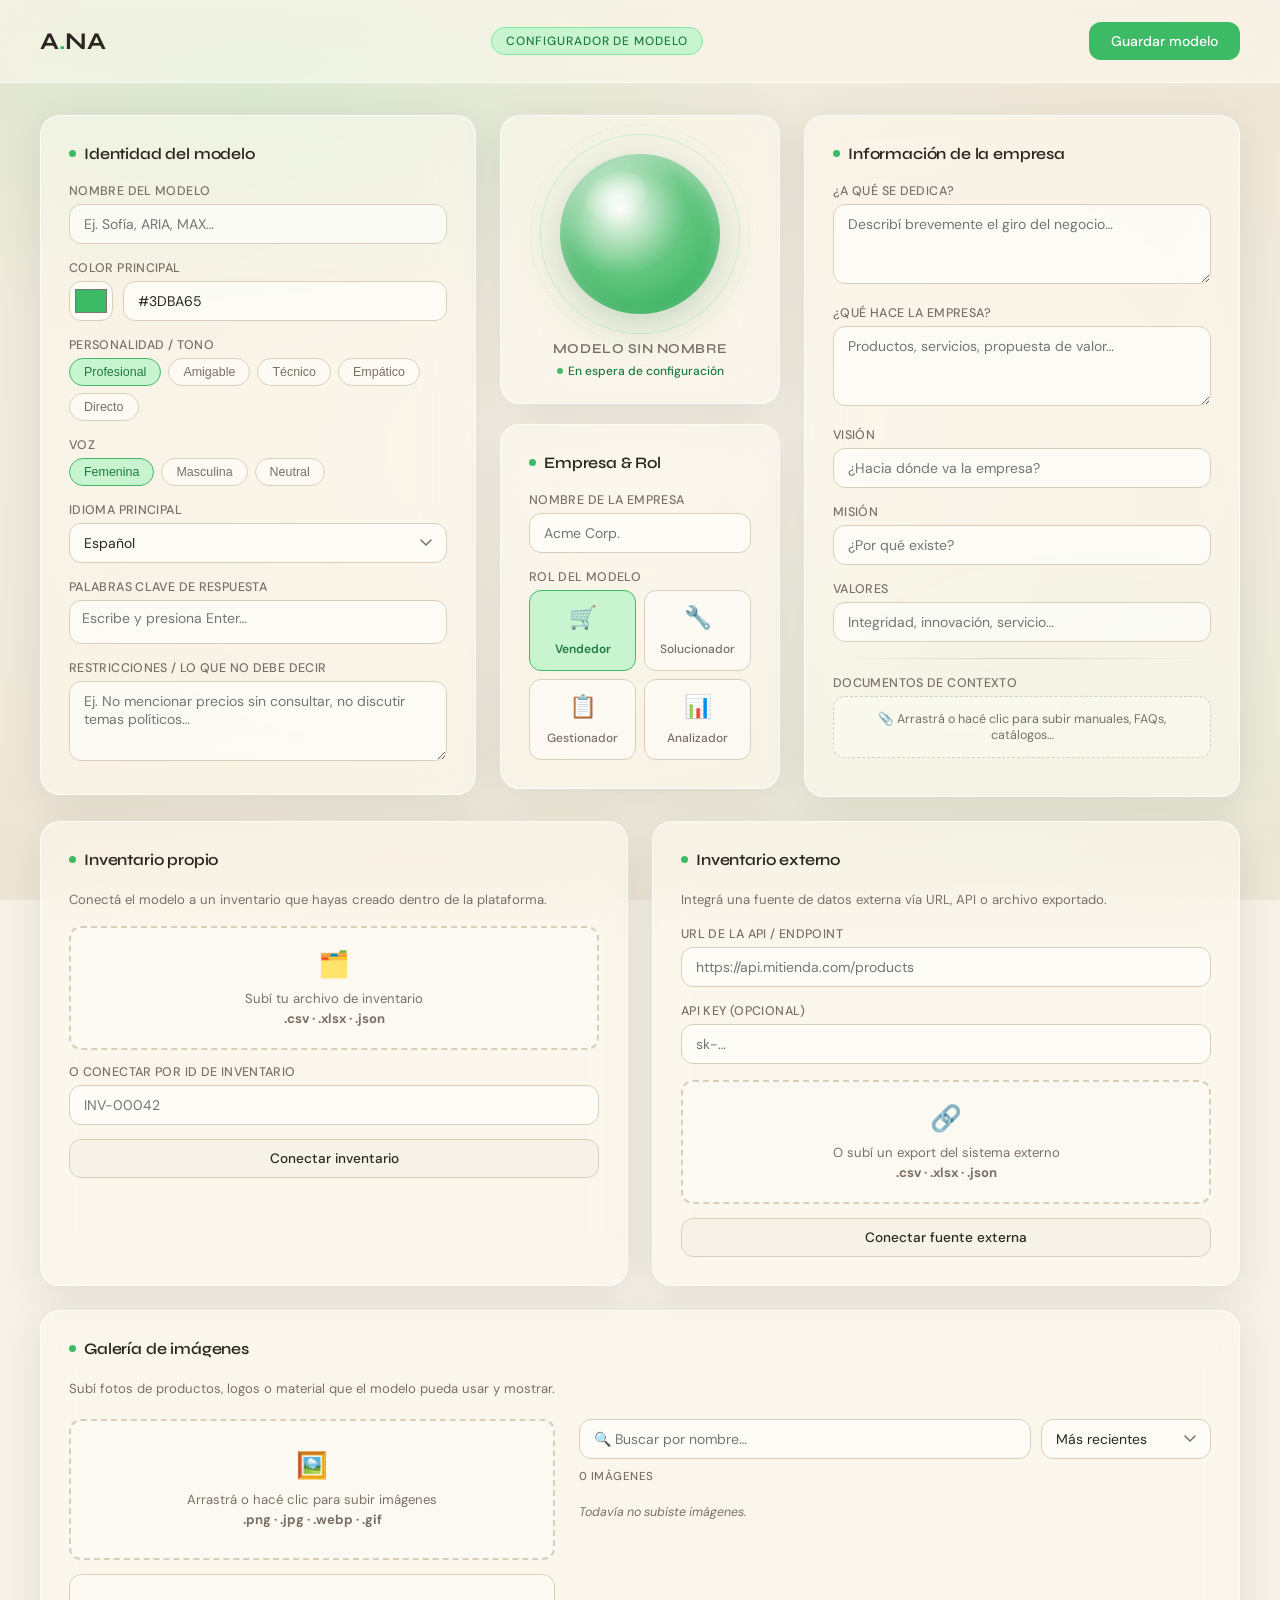
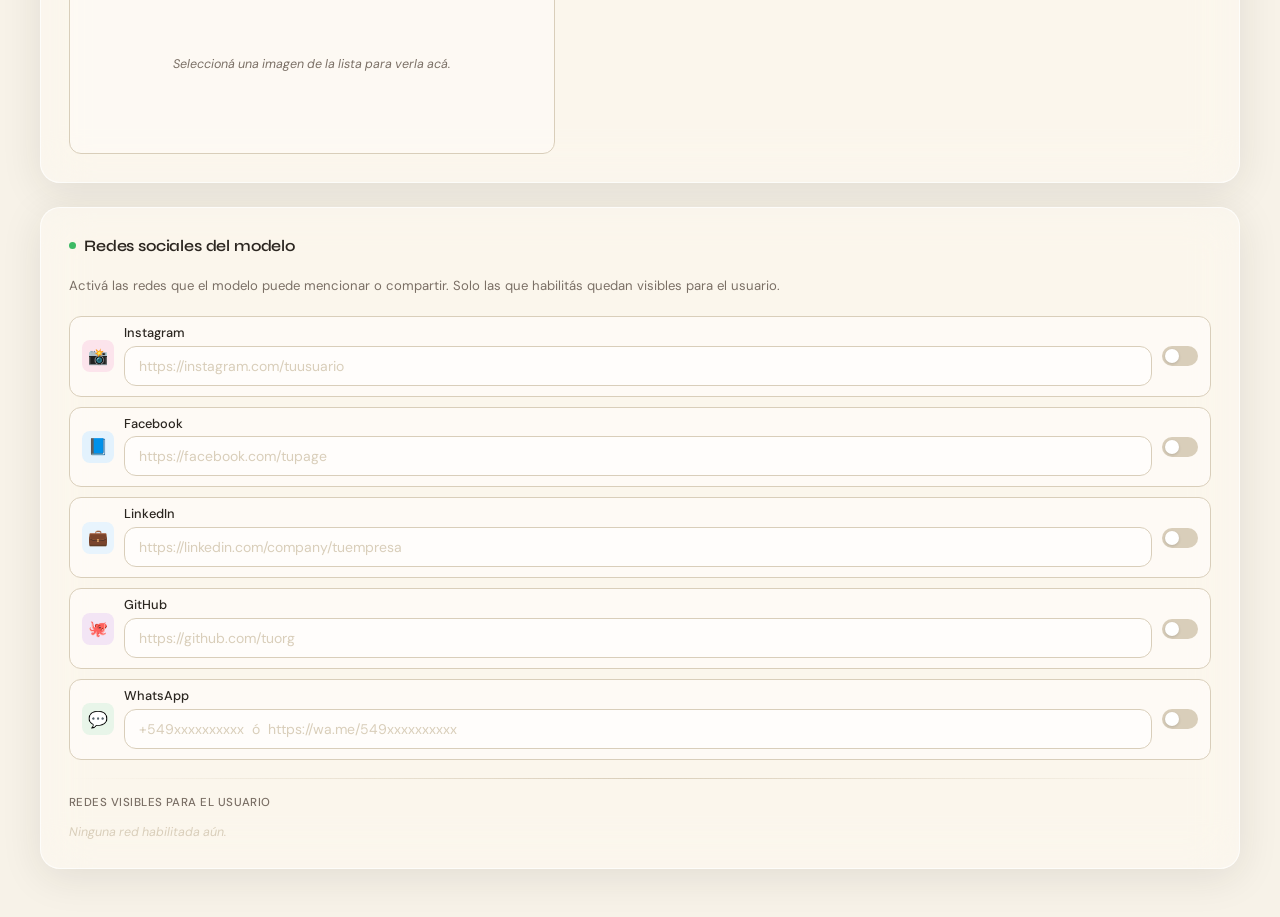
<file: index.html>
<!DOCTYPE html>
<html lang="es">
<head>
  <meta charset="UTF-8" />
  <meta name="viewport" content="width=device-width, initial-scale=1.0" />
  <link rel="stylesheet" href="style.css" />
  <title>ANA — Configurador de Modelo IA</title>
  <link href="https://fonts.googleapis.com/css2?family=DM+Sans:wght@300;400;500;600&family=Syne:wght@400;600;700&display=swap" rel="stylesheet" />
</head>
<body>

<!-- ══ HEADER ══ -->
<header>
  <div class="logo">A<span>.</span>NA</div>
  <span class="header-badge">Configurador de Modelo</span>
  <button class="save-btn" onclick="saveConfig()">Guardar modelo</button>
</header>

<!-- ══ MAIN ══ -->
<main>

  <!-- ════ LEFT COLUMN — identidad del modelo ════ -->
  <div>
    <div class="card" style="animation-delay:.05s">
      <div class="card-title"><span class="dot"></span>Identidad del modelo</div>

      <div class="form-row">
        <label>Nombre del modelo</label>
        <input type="text" id="modelName" placeholder="Ej. Sofía, ARIA, MAX…" />
      </div>

      <div class="form-row">
        <label>Color principal</label>
        <div class="color-row">
          <input type="color" id="modelColor" value="#3DBA65" oninput="syncColor(this)" />
          <input class="color-hex" type="text" id="modelColorHex" value="#3DBA65" maxlength="7" oninput="syncHex(this)" />
        </div>
      </div>

      <div class="form-row">
        <label>Personalidad / Tono</label>
        <div class="chip-group" id="toneGroup">
          <button class="chip active" onclick="toggleChip(this,'tone')">Profesional</button>
          <button class="chip" onclick="toggleChip(this,'tone')">Amigable</button>
          <button class="chip" onclick="toggleChip(this,'tone')">Técnico</button>
          <button class="chip" onclick="toggleChip(this,'tone')">Empático</button>
          <button class="chip" onclick="toggleChip(this,'tone')">Directo</button>
        </div>
      </div>

      <div class="form-row">
        <label>Voz</label>
        <div class="chip-group" id="voiceGroup">
          <button class="chip active" onclick="toggleChip(this,'voice')">Femenina</button>
          <button class="chip" onclick="toggleChip(this,'voice')">Masculina</button>
          <button class="chip" onclick="toggleChip(this,'voice')">Neutral</button>
        </div>
      </div>

      <div class="form-row">
        <label>Idioma principal</label>
        <select id="modelLang">
          <option>Español</option>
          <option>English</option>
          <option>Português</option>
          <option>Francés</option>
          <option>Italiano</option>
        </select>
      </div>

      <div class="form-row">
        <label>Palabras clave de respuesta</label>
        <div class="tag-container" id="tagContainer" onclick="focusTagInput()">
          <input class="tag-input" id="tagInput" placeholder="Escribe y presiona Enter…"
                 onkeydown="handleTagKey(event)" />
        </div>
      </div>

      <div class="form-row">
        <label>Restricciones / Lo que NO debe decir</label>
        <textarea id="restrictions" placeholder="Ej. No mencionar precios sin consultar, no discutir temas políticos…"></textarea>
      </div>
    </div>
  </div>

  <!-- ════ CENTER COLUMN — orb + meta ════ -->
  <div class="col-center">
    <div class="orb-card">
      <div class="orb-wrapper" data-tip="Haz clic para activar preview">
        <div class="orb-ring"></div>
        <div class="orb-ring-2"></div>
        <div class="orb" id="mainOrb" onclick="activateOrb()"></div>
      </div>
      <div class="orb-label" id="orbLabel">Modelo sin nombre</div>
      <div class="orb-status" id="orbStatus">En espera de configuración</div>
    </div>

    <div class="center-meta">
      <div class="card" style="width:100%;animation-delay:.12s">
        <div class="card-title"><span class="dot"></span>Empresa &amp; Rol</div>

        <div class="form-row">
          <label>Nombre de la empresa</label>
          <input type="text" id="companyName" placeholder="Acme Corp." oninput="updateOrbMeta()" />
        </div>

        <div class="form-row">
          <label>Rol del modelo</label>
          <div class="role-grid" id="roleGrid">
            <div class="role-card active" onclick="selectRole(this)">
              <span class="role-emoji">🛒</span>
              <span class="role-name">Vendedor</span>
            </div>
            <div class="role-card" onclick="selectRole(this)">
              <span class="role-emoji">🔧</span>
              <span class="role-name">Solucionador</span>
            </div>
            <div class="role-card" onclick="selectRole(this)">
              <span class="role-emoji">📋</span>
              <span class="role-name">Gestionador</span>
            </div>
            <div class="role-card" onclick="selectRole(this)">
              <span class="role-emoji">📊</span>
              <span class="role-name">Analizador</span>
            </div>
          </div>
        </div>
      </div>
    </div>
  </div>

  <!-- ════ RIGHT COLUMN — información empresa ════ -->
  <div>
    <div class="card" style="animation-delay:.1s">
      <div class="card-title"><span class="dot"></span>Información de la empresa</div>

      <div class="form-row">
        <label>¿A qué se dedica?</label>
        <textarea id="companyBiz" placeholder="Describí brevemente el giro del negocio…"></textarea>
      </div>

      <div class="form-row">
        <label>¿Qué hace la empresa?</label>
        <textarea id="companyDoes" placeholder="Productos, servicios, propuesta de valor…"></textarea>
      </div>

      <div class="form-row">
        <label>Visión</label>
        <input type="text" id="companyVision" placeholder="¿Hacia dónde va la empresa?" />
      </div>

      <div class="form-row">
        <label>Misión</label>
        <input type="text" id="companyMission" placeholder="¿Por qué existe?" />
      </div>

      <div class="form-row">
        <label>Valores</label>
        <input type="text" id="companyValues" placeholder="Integridad, innovación, servicio…" />
      </div>

      <div class="divider"></div>

      <div class="form-row">
        <label>Documentos de contexto</label>
        <div class="doc-upload" id="docUpload">
          <input type="file" multiple accept=".pdf,.doc,.docx,.txt,.csv" onchange="handleDocs(event)" />
          <p>📎 Arrastrá o hacé clic para subir manuales, FAQs, catálogos…</p>
        </div>
        <div class="doc-list" id="docList"></div>
      </div>
    </div>
  </div>

  <!-- ════ BOTTOM — inventarios + redes ════ -->
  <div class="col-bottom">

    <!-- Inventario propio -->
    <div class="card" style="animation-delay:.2s">
      <div class="card-title"><span class="dot"></span>Inventario propio</div>
      <p style="font-size:.82rem;color:var(--ink-2);margin-bottom:16px;line-height:1.6">
        Conectá el modelo a un inventario que hayas creado dentro de la plataforma.
      </p>
      <div class="inv-upload" id="ownInvDrop">
        <input type="file" accept=".csv,.xlsx,.json" onchange="handleInvFile(event,'own')" />
        <span class="inv-icon">🗂️</span>
        <p>Subí tu archivo de inventario<br/><strong>.csv · .xlsx · .json</strong></p>
        <div class="upload-name" id="ownInvName"></div>
      </div>

      <div style="margin-top:14px">
        <label>O conectar por ID de inventario</label>
        <input type="text" id="ownInvId" placeholder="INV-00042" />
      </div>

      <button class="connect-btn" id="ownConnectBtn" onclick="connectInv('own')">
        Conectar inventario
      </button>
    </div>

    <!-- Inventario externo -->
    <div class="card" style="animation-delay:.24s">
      <div class="card-title"><span class="dot"></span>Inventario externo</div>
      <p style="font-size:.82rem;color:var(--ink-2);margin-bottom:16px;line-height:1.6">
        Integrá una fuente de datos externa vía URL, API o archivo exportado.
      </p>

      <div class="form-row">
        <label>URL de la API / Endpoint</label>
        <input type="text" id="extUrl" placeholder="https://api.mitienda.com/products" />
      </div>

      <div class="form-row">
        <label>API Key (opcional)</label>
        <input type="text" id="extKey" placeholder="sk-…" />
      </div>

      <div class="inv-upload" id="extInvDrop" style="margin-top:4px">
        <input type="file" accept=".csv,.xlsx,.json" onchange="handleInvFile(event,'ext')" />
        <span class="inv-icon">🔗</span>
        <p>O subí un export del sistema externo<br/><strong>.csv · .xlsx · .json</strong></p>
        <div class="upload-name" id="extInvName"></div>
      </div>

      <button class="connect-btn" id="extConnectBtn" onclick="connectInv('ext')">
        Conectar fuente externa
      </button>
    </div>

    <!-- ════ GALERÍA DE IMÁGENES — full width ════ -->
    <div class="card" style="animation-delay:.26s; grid-column: 1 / -1;">
      <div class="card-title"><span class="dot"></span>Galería de imágenes</div>
      <p style="font-size:.82rem;color:var(--ink-2);margin-bottom:20px;line-height:1.6">
        Subí fotos de productos, logos o material que el modelo pueda usar y mostrar.
      </p>

      <div class="img-layout">

        <!-- Izquierda: carga -->
        <div class="img-upload-col">
          <div class="inv-upload img-drop" id="imgDrop">
            <input type="file" id="imgInput" multiple accept=".png,.jpg,.jpeg,.webp,.gif" onchange="handleImages(event)" />
            <span class="inv-icon">🖼️</span>
            <p>Arrastrá o hacé clic para subir imágenes<br/><strong>.png · .jpg · .webp · .gif</strong></p>
          </div>
          <div class="img-preview" id="imgPreview">
            <span class="img-preview-empty">Seleccioná una imagen de la lista para verla acá.</span>
          </div>
        </div>

        <!-- Derecha: lista + buscador + organizador -->
        <div class="img-list-col">
          <div class="img-toolbar">
            <input type="text" id="imgSearch" placeholder="🔍 Buscar por nombre…" oninput="renderImageList()" />
            <select id="imgSort" onchange="renderImageList()" title="Ordenar imágenes">
              <option value="recent">Más recientes</option>
              <option value="oldest">Más antiguas</option>
              <option value="az">Nombre A → Z</option>
              <option value="za">Nombre Z → A</option>
              <option value="size-desc">Más pesadas</option>
              <option value="size-asc">Más livianas</option>
            </select>
          </div>
          <p class="img-count" id="imgCount">0 imágenes</p>
          <div class="img-list" id="imgList"></div>
        </div>

      </div>
    </div>

    <!-- ════ REDES SOCIALES — full width ════ -->
    <div class="card" style="animation-delay:.28s; grid-column: 1 / -1;">
      <div class="card-title"><span class="dot"></span>Redes sociales del modelo</div>
      <p style="font-size:.82rem;color:var(--ink-2);margin-bottom:20px;line-height:1.6">
        Activá las redes que el modelo puede mencionar o compartir. Solo las que habilitás quedan visibles para el usuario.
      </p>

      <div class="social-grid" id="socialGrid">

        <!-- Instagram -->
        <div class="social-row" data-network="instagram">
          <div class="social-icon" style="background:#fce4ec;">📸</div>
          <div class="social-label-wrap">
            <span class="social-name">Instagram</span>
            <input class="social-url" type="text" placeholder="https://instagram.com/tuusuario"
                   data-network="instagram" oninput="onSocialInput(this)" />
            <span class="social-error">URL inválida. Usá el formato https://instagram.com/…</span>
          </div>
          <input class="social-toggle" type="checkbox" id="tog-instagram"
                 data-network="instagram" onchange="onSocialToggle(this)" title="Activar Instagram" />
        </div>

        <!-- Facebook -->
        <div class="social-row" data-network="facebook">
          <div class="social-icon" style="background:#e3f2fd;">📘</div>
          <div class="social-label-wrap">
            <span class="social-name">Facebook</span>
            <input class="social-url" type="text" placeholder="https://facebook.com/tupage"
                   data-network="facebook" oninput="onSocialInput(this)" />
            <span class="social-error">URL inválida. Usá el formato https://facebook.com/…</span>
          </div>
          <input class="social-toggle" type="checkbox" id="tog-facebook"
                 data-network="facebook" onchange="onSocialToggle(this)" title="Activar Facebook" />
        </div>

        <!-- LinkedIn -->
        <div class="social-row" data-network="linkedin">
          <div class="social-icon" style="background:#e8f4fd;">💼</div>
          <div class="social-label-wrap">
            <span class="social-name">LinkedIn</span>
            <input class="social-url" type="text" placeholder="https://linkedin.com/company/tuempresa"
                   data-network="linkedin" oninput="onSocialInput(this)" />
            <span class="social-error">URL inválida. Usá el formato https://linkedin.com/…</span>
          </div>
          <input class="social-toggle" type="checkbox" id="tog-linkedin"
                 data-network="linkedin" onchange="onSocialToggle(this)" title="Activar LinkedIn" />
        </div>

        <!-- GitHub -->
        <div class="social-row" data-network="github">
          <div class="social-icon" style="background:#f3e5f5;">🐙</div>
          <div class="social-label-wrap">
            <span class="social-name">GitHub</span>
            <input class="social-url" type="text" placeholder="https://github.com/tuorg"
                   data-network="github" oninput="onSocialInput(this)" />
            <span class="social-error">URL inválida. Usá el formato https://github.com/…</span>
          </div>
          <input class="social-toggle" type="checkbox" id="tog-github"
                 data-network="github" onchange="onSocialToggle(this)" title="Activar GitHub" />
        </div>

        <!-- WhatsApp -->
        <div class="social-row" data-network="whatsapp">
          <div class="social-icon" style="background:#e8f5e9;">💬</div>
          <div class="social-label-wrap">
            <span class="social-name">WhatsApp</span>
            <input class="social-url" type="text" placeholder="+549xxxxxxxxxx  ó  https://wa.me/549xxxxxxxxxx"
                   data-network="whatsapp" oninput="onSocialInput(this)" />
            <span class="social-error">Número o enlace inválido. Usá formato +549… o https://wa.me/…</span>
          </div>
          <input class="social-toggle" type="checkbox" id="tog-whatsapp"
                 data-network="whatsapp" onchange="onSocialToggle(this)" title="Activar WhatsApp" />
        </div>

      </div><!-- /social-grid -->

      <!-- Preview de redes activas -->
      <div class="divider" style="margin-top:18px"></div>
      <p class="social-preview-label">Redes visibles para el usuario</p>
      <div class="social-preview" id="socialPreview">
        <span class="social-preview-empty">Ninguna red habilitada aún.</span>
      </div>

    </div>
    <!-- /redes sociales -->

  </div>
</main>

<!-- ══ SCRIPTS ══ -->
<script src="script.js"></script>
</body>
</html>
</file>
<file: style.css>
*, *::before, *::after { box-sizing: border-box; margin: 0; padding: 0; }

    :root {
      --beige-0: #FDFAF5;
      --beige-1: #F7F2E8;
      --beige-2: #EDE6D6;
      --beige-3: #D9CEBA;
      --green-0: #C8F5D0;
      --green-1: #7EE8A2;
      --green-2: #3DBA65;
      --green-3: #1E7A3E;
      --ink:     #2B2620;
      --ink-2:   #7A6F65;
      --glass-bg: rgba(253,250,245,0.55);
      --glass-border: rgba(255,255,255,0.7);
      --glass-shadow: 0 8px 40px rgba(43,38,32,0.10);
      --radius: 20px;
      --radius-sm: 12px;
    }

    body {
      font-family: 'DM Sans', sans-serif;
      background: var(--beige-1);
      color: var(--ink);
      min-height: 100vh;
      overflow-x: hidden;
    }

    /* ── background ambient ── */
    body::before {
      content: '';
      position: fixed; inset: 0;
      background:
        radial-gradient(ellipse 60% 40% at 20% 10%, rgba(126,232,162,0.18) 0%, transparent 70%),
        radial-gradient(ellipse 50% 50% at 80% 80%, rgba(200,245,208,0.22) 0%, transparent 65%),
        radial-gradient(ellipse 80% 60% at 50% 50%, var(--beige-1) 0%, var(--beige-2) 100%);
      pointer-events: none; z-index: 0;
    }

    /* ── header ── */
    header {
      position: relative; z-index: 10;
      display: flex; align-items: center; justify-content: space-between;
      padding: 22px 40px;
      background: var(--glass-bg);
      backdrop-filter: blur(18px) saturate(1.4);
      border-bottom: 1px solid var(--glass-border);
    }
    .logo { font-family: 'Syne', sans-serif; font-size: 1.5rem; font-weight: 700; letter-spacing: -0.02em; color: var(--ink); }
    .logo span { color: var(--green-2); }
    .header-badge {
      font-size: .75rem; font-weight: 500; letter-spacing: .08em; text-transform: uppercase;
      background: var(--green-0); color: var(--green-3); border-radius: 30px;
      padding: 5px 14px; border: 1px solid var(--green-1);
    }
    .save-btn {
      background: var(--green-2); color: #fff; border: none; border-radius: var(--radius-sm);
      padding: 10px 22px; font-family: 'DM Sans', sans-serif; font-size: .875rem; font-weight: 500;
      cursor: pointer; transition: background .2s, transform .15s;
    }
    .save-btn:hover { background: var(--green-3); transform: translateY(-1px); }

    /* ── main layout ── */
    main {
      position: relative; z-index: 1;
      display: grid;
      grid-template-columns: 1fr 280px 1fr;
      grid-template-rows: auto auto;
      gap: 24px;
      padding: 32px 40px 48px;
      max-width: 1400px; margin: 0 auto;
    }

    /* ── glass card ── */
    .card {
      background: var(--glass-bg);
      backdrop-filter: blur(24px) saturate(1.5);
      border: 1px solid var(--glass-border);
      border-radius: var(--radius);
      box-shadow: var(--glass-shadow);
      padding: 28px;
      transition: box-shadow .3s;
    }
    .card:hover { box-shadow: 0 12px 48px rgba(43,38,32,0.14); }

    .card-title {
      font-family: 'Syne', sans-serif; font-size: 1rem; font-weight: 600;
      color: var(--ink); letter-spacing: -.01em; margin-bottom: 20px;
      display: flex; align-items: center; gap: 8px;
    }
    .card-title .dot { width: 7px; height: 7px; background: var(--green-2); border-radius: 50%; flex-shrink: 0; }

    /* ── form elements ── */
    label { display: block; font-size: .78rem; font-weight: 500; color: var(--ink-2); margin-bottom: 5px; letter-spacing: .03em; text-transform: uppercase; }
    input[type="text"], input[type="color"], select, textarea {
      width: 100%; border-radius: var(--radius-sm);
      border: 1px solid var(--beige-3);
      background: rgba(255,255,255,0.6);
      color: var(--ink); font-family: 'DM Sans', sans-serif; font-size: .875rem;
      transition: border .2s, box-shadow .2s;
      outline: none;
    }
    input[type="text"], select, textarea { padding: 10px 14px; }
    input[type="text"]:focus, select:focus, textarea:focus {
      border-color: var(--green-2); box-shadow: 0 0 0 3px rgba(61,186,101,.15);
    }
    textarea { resize: vertical; min-height: 80px; }
    select { appearance: none; background-image: url("data:image/svg+xml,%3Csvg xmlns='http://www.w3.org/2000/svg' width='12' height='8' fill='none'%3E%3Cpath d='M1 1l5 5 5-5' stroke='%237A6F65' stroke-width='1.5' stroke-linecap='round'/%3E%3C/svg%3E"); background-repeat: no-repeat; background-position: right 14px center; padding-right: 36px; }

    .form-row { margin-bottom: 16px; }
    .form-row:last-child { margin-bottom: 0; }

    /* ── color swatch ── */
    .color-row { display: flex; align-items: center; gap: 10px; }
    input[type="color"] {
      width: 44px; height: 40px; padding: 3px; border-radius: var(--radius-sm);
      cursor: pointer; flex-shrink: 0;
    }
    .color-hex {
      flex: 1; padding: 10px 14px; border-radius: var(--radius-sm);
      border: 1px solid var(--beige-3); background: rgba(255,255,255,0.6);
      font-size: .875rem; font-family: 'DM Sans', sans-serif; color: var(--ink);
      outline: none; transition: border .2s, box-shadow .2s;
    }
    .color-hex:focus { border-color: var(--green-2); box-shadow: 0 0 0 3px rgba(61,186,101,.15); }

    /* ── ORB (center column) ── */
    .col-center {
      display: flex; flex-direction: column; align-items: center; justify-content: flex-start;
      gap: 0;
    }
    .orb-card {
      width: 100%; text-align: center;
      background: var(--glass-bg);
      backdrop-filter: blur(24px) saturate(1.5);
      border: 1px solid var(--glass-border);
      border-radius: var(--radius);
      box-shadow: var(--glass-shadow);
      padding: 28px 20px 24px;
    }
    .orb-wrapper {
      position: relative; display: inline-flex;
      align-items: center; justify-content: center;
      width: 180px; height: 180px; cursor: pointer;
      margin: 0 auto 16px;
    }
    .orb {
      width: 160px; height: 160px; border-radius: 50%;
      background: radial-gradient(circle at 38% 35%, rgba(200,245,208,.95) 0%, var(--green-1) 45%, var(--green-2) 80%, var(--green-3) 100%);
      box-shadow:
        0 0 0 0 rgba(126,232,162,.4),
        0 12px 40px rgba(30,122,62,.25),
        inset 0 -8px 30px rgba(30,122,62,.2),
        inset 0 8px 20px rgba(255,255,255,.5);
      animation: pulse 3s ease-in-out infinite, float 5s ease-in-out infinite;
      transition: transform .2s;
      position: relative; z-index: 1;
    }
    .orb::before {
      content: ''; position: absolute;
      top: 12%; left: 15%; width: 40%; height: 28%;
      background: radial-gradient(ellipse, rgba(255,255,255,.7) 0%, transparent 80%);
      border-radius: 50%; transform: rotate(-20deg);
    }
    .orb-ring {
      position: absolute; inset: -10px; border-radius: 50%;
      border: 1.5px solid rgba(126,232,162,.35);
      animation: spin-ring 8s linear infinite;
    }
    .orb-ring-2 {
      position: absolute; inset: -20px; border-radius: 50%;
      border: 1px dashed rgba(126,232,162,.2);
      animation: spin-ring 14s linear infinite reverse;
    }
    @keyframes pulse {
      0%,100% { box-shadow: 0 0 0 0 rgba(126,232,162,.4), 0 12px 40px rgba(30,122,62,.25), inset 0 -8px 30px rgba(30,122,62,.2), inset 0 8px 20px rgba(255,255,255,.5); }
      50%      { box-shadow: 0 0 0 16px rgba(126,232,162,0), 0 16px 50px rgba(30,122,62,.32), inset 0 -8px 30px rgba(30,122,62,.2), inset 0 8px 20px rgba(255,255,255,.5); }
    }
    @keyframes float {
      0%,100% { transform: translateY(0); }
      50%      { transform: translateY(-8px); }
    }
    @keyframes spin-ring {
      from { transform: rotate(0deg); }
      to   { transform: rotate(360deg); }
    }
    .orb:active { transform: scale(.94); }
    .orb-label { font-family: 'Syne', sans-serif; font-size: .85rem; font-weight: 600; color: var(--ink-2); letter-spacing: .04em; text-transform: uppercase; }
    .orb-status { margin-top: 6px; font-size: .75rem; color: var(--green-3); font-weight: 500; display: flex; align-items: center; justify-content: center; gap: 5px; }
    .orb-status::before { content: ''; width: 6px; height: 6px; border-radius: 50%; background: var(--green-2); animation: blink 1.8s ease-in-out infinite; }
    @keyframes blink { 0%,100%{opacity:1} 50%{opacity:.3} }

    /* name + role below orb */
    .center-meta { width: 100%; display: flex; flex-direction: column; gap: 14px; margin-top: 20px; }

    /* ── inventory section (full width, bottom) ── */
    .col-bottom {
      grid-column: 1 / -1;
      display: grid; grid-template-columns: 1fr 1fr; gap: 24px;
    }

    /* ── inventory card ── */
    .inv-upload {
      border: 2px dashed var(--beige-3); border-radius: var(--radius-sm);
      background: rgba(255,255,255,.35);
      padding: 20px; text-align: center; cursor: pointer;
      transition: border-color .2s, background .2s;
      position: relative; overflow: hidden;
    }
    .inv-upload:hover, .inv-upload.drag-over { border-color: var(--green-2); background: rgba(200,245,208,.18); }
    .inv-upload input[type="file"] { position: absolute; inset: 0; opacity: 0; cursor: pointer; }
    .inv-icon { font-size: 1.6rem; margin-bottom: 8px; display: block; }
    .inv-upload p { font-size: .82rem; color: var(--ink-2); line-height: 1.5; }
    .inv-upload .upload-name { font-size: .8rem; font-weight: 500; color: var(--green-3); margin-top: 8px; display: none; }
    .connect-btn {
      width: 100%; margin-top: 14px;
      background: var(--beige-1); color: var(--ink); border: 1.5px solid var(--beige-3);
      border-radius: var(--radius-sm); padding: 10px 0;
      font-family: 'DM Sans', sans-serif; font-size: .85rem; font-weight: 500;
      cursor: pointer; transition: background .2s, border-color .2s, color .2s;
    }
    .connect-btn:hover { background: var(--green-0); border-color: var(--green-2); color: var(--green-3); }
    .connect-btn.connected { background: var(--green-0); border-color: var(--green-2); color: var(--green-3); }

    /* ── doc upload in company card ── */
    .doc-upload {
      border: 1.5px dashed var(--beige-3); border-radius: var(--radius-sm);
      background: rgba(255,255,255,.3); padding: 14px;
      text-align: center; cursor: pointer; position: relative; overflow: hidden;
      transition: border-color .2s, background .2s;
    }
    .doc-upload:hover { border-color: var(--green-2); background: rgba(200,245,208,.12); }
    .doc-upload input[type="file"] { position: absolute; inset: 0; opacity: 0; cursor: pointer; }
    .doc-upload p { font-size: .78rem; color: var(--ink-2); }
    .doc-list { margin-top: 10px; display: flex; flex-direction: column; gap: 6px; }
    .doc-item {
      display: flex; align-items: center; justify-content: space-between;
      background: rgba(200,245,208,.25); border: 1px solid var(--green-0);
      border-radius: 8px; padding: 7px 12px; font-size: .78rem; color: var(--green-3);
    }
    .doc-item span { overflow: hidden; text-overflow: ellipsis; white-space: nowrap; max-width: 160px; }
    .doc-remove { background: none; border: none; cursor: pointer; color: var(--ink-2); font-size: .9rem; line-height: 1; padding: 0 2px; }
    .doc-remove:hover { color: #c0392b; }

    /* ── chip group for voice/tone ── */
    .chip-group { display: flex; flex-wrap: wrap; gap: 7px; }
    .chip {
      padding: 6px 14px; border-radius: 20px; font-size: .78rem; font-weight: 500;
      border: 1.5px solid var(--beige-3); background: rgba(255,255,255,.5);
      color: var(--ink-2); cursor: pointer; transition: all .15s;
    }
    .chip:hover, .chip.active {
      background: var(--green-0); border-color: var(--green-2); color: var(--green-3);
    }

    /* ── role cards ── */
    .role-grid { display: grid; grid-template-columns: 1fr 1fr; gap: 8px; }
    .role-card {
      padding: 12px 10px; border-radius: var(--radius-sm); text-align: center;
      border: 1.5px solid var(--beige-3); background: rgba(255,255,255,.45);
      cursor: pointer; transition: all .2s;
    }
    .role-card .role-emoji { font-size: 1.4rem; display: block; margin-bottom: 5px; }
    .role-card .role-name { font-size: .75rem; font-weight: 500; color: var(--ink-2); }
    .role-card:hover, .role-card.active {
      background: var(--green-0); border-color: var(--green-2);
    }
    .role-card.active .role-name { color: var(--green-3); font-weight: 600; }

    /* ── tag input ── */
    .tag-container {
      min-height: 44px; display: flex; flex-wrap: wrap; gap: 6px; align-items: flex-start;
      padding: 8px 12px; border-radius: var(--radius-sm); border: 1px solid var(--beige-3);
      background: rgba(255,255,255,.6); cursor: text;
      transition: border .2s, box-shadow .2s;
    }
    .tag-container:focus-within { border-color: var(--green-2); box-shadow: 0 0 0 3px rgba(61,186,101,.15); }
    .tag {
      background: var(--green-0); border: 1px solid var(--green-1); color: var(--green-3);
      border-radius: 20px; padding: 2px 10px; font-size: .75rem; font-weight: 500;
      display: flex; align-items: center; gap: 5px;
    }
    .tag button { background: none; border: none; cursor: pointer; color: var(--green-3); font-size: .8rem; line-height: 1; padding: 0; }
    .tag-input {
      border: none; outline: none; background: transparent;
      font-family: 'DM Sans', sans-serif; font-size: .875rem; color: var(--ink);
      min-width: 80px; flex: 1;
    }

    /* ── tooltips ── */
    [data-tip] { position: relative; }
    [data-tip]::after {
      content: attr(data-tip);
      position: absolute; bottom: calc(100% + 8px); left: 50%; transform: translateX(-50%) scale(.9);
      background: var(--ink); color: var(--beige-0); font-size: .72rem; white-space: nowrap;
      padding: 5px 10px; border-radius: 7px; pointer-events: none; opacity: 0;
      transition: opacity .2s, transform .2s;
    }
    [data-tip]:hover::after { opacity: 1; transform: translateX(-50%) scale(1); }

    /* ── scrollbar ── */
    ::-webkit-scrollbar { width: 6px; }
    ::-webkit-scrollbar-track { background: transparent; }
    ::-webkit-scrollbar-thumb { background: var(--beige-3); border-radius: 10px; }

    /* ── responsive ── */
    @media (max-width: 1024px) {
      main { grid-template-columns: 1fr 1fr; grid-template-rows: auto auto auto; }
      .col-center { grid-column: 1 / -1; flex-direction: row; align-items: flex-start; }
      .orb-card { flex: 0 0 auto; }
      .center-meta { flex-direction: row; flex-wrap: wrap; flex: 1; }
    }
    @media (max-width: 640px) {
      main { grid-template-columns: 1fr; padding: 16px; gap: 16px; }
      .col-center { flex-direction: column; align-items: center; }
      .center-meta { flex-direction: column; }
      .col-bottom { grid-template-columns: 1fr; }
      header { padding: 16px 20px; }
    }

    /* ── entrance animations ── */
    .card, .orb-card { animation: fadeUp .5s ease both; }
    .card:nth-child(1) { animation-delay: .05s; }
    .card:nth-child(2) { animation-delay: .1s; }
    .card:nth-child(3) { animation-delay: .15s; }
    @keyframes fadeUp {
      from { opacity: 0; transform: translateY(18px); }
      to   { opacity: 1; transform: translateY(0); }
    }

    /* ── divider ── */
    .divider { height: 1px; background: linear-gradient(90deg, transparent, var(--beige-3), transparent); margin: 16px 0; }



      /* ── redes sociales ── */
    .social-grid {
      display: flex; flex-direction: column; gap: 10px;
    }
    .social-row {
      display: flex; align-items: center; gap: 10px;
      padding: 10px 12px; border-radius: var(--radius-sm);
      border: 1px solid var(--beige-3); background: rgba(255,255,255,.45);
      transition: border-color .2s, background .2s;
    }
    .social-row:has(.social-toggle:checked) {
      border-color: var(--green-2); background: rgba(200,245,208,.15);
    }
    .social-icon {
      width: 32px; height: 32px; border-radius: 8px;
      display: flex; align-items: center; justify-content: center;
      font-size: 1rem; flex-shrink: 0; background: var(--beige-2);
    }
    .social-label-wrap {
      flex: 1; display: flex; flex-direction: column; gap: 2px;
    }
    .social-name {
      font-size: .8rem; font-weight: 500; color: var(--ink); line-height: 1;
    }
    .social-url {
      width: 100%; border: none; background: transparent; outline: none;
      font-family: 'DM Sans', sans-serif; font-size: .75rem; color: var(--ink-2);
      padding: 0; margin-top: 4px;
    }
    .social-url::placeholder { color: var(--beige-3); }
    .social-url:focus { color: var(--ink); }
    .social-toggle {
      width: 36px; height: 20px; appearance: none;
      background: var(--beige-3); border-radius: 20px;
      cursor: pointer; position: relative; flex-shrink: 0;
      transition: background .2s;
    }
    .social-toggle::after {
      content: ''; position: absolute; top: 3px; left: 3px;
      width: 14px; height: 14px; border-radius: 50%; background: #fff;
      transition: transform .2s; box-shadow: 0 1px 3px rgba(0,0,0,.15);
    }
    .social-toggle:checked { background: var(--green-2); }
    .social-toggle:checked::after { transform: translateX(16px); }

    /* preview de iconos activos */
    .social-preview {
      display: flex; gap: 8px; flex-wrap: wrap; margin-top: 14px;
    }
    .social-pill {
      display: inline-flex; align-items: center; gap: 6px;
      background: var(--green-0); border: 1px solid var(--green-1);
      color: var(--green-3); border-radius: 20px; padding: 4px 12px;
      font-size: .75rem; font-weight: 500;
    }
    .social-preview-label {
      font-size: .72rem; color: var(--ink-2); margin-top: 8px; letter-spacing: .04em; text-transform: uppercase; font-weight: 500;
    }
    .social-preview-empty {
      font-size: .78rem; color: var(--beige-3); font-style: italic;
    }

    /* error de validación */
    .social-error {
      font-size: .7rem; color: #c0392b; margin-top: 2px; display: none;
    }
    .social-row.has-error { border-color: #e74c3c !important; }
    .social-row.has-error .social-error { display: block; }

    /* ── galería de imágenes ── */
    .img-layout { display: grid; grid-template-columns: 1fr 1.3fr; gap: 24px; }
    .img-upload-col { display: flex; flex-direction: column; gap: 14px; }
    .img-drop { padding: 28px 20px; }
    .img-preview {
      flex: 1; min-height: 180px; border-radius: var(--radius-sm);
      border: 1px solid var(--beige-3); background: rgba(255,255,255,.35);
      display: flex; align-items: center; justify-content: center; overflow: hidden;
    }
    .img-preview img { max-width: 100%; max-height: 260px; object-fit: contain; display: block; }
    .img-preview-empty { font-size: .78rem; color: var(--ink-2); font-style: italic; padding: 16px; text-align: center; }

    .img-list-col { display: flex; flex-direction: column; min-width: 0; }
    .img-toolbar { display: grid; grid-template-columns: 1fr 170px; gap: 10px; }
    .img-count { font-size: .72rem; color: var(--ink-2); margin: 10px 0 8px; letter-spacing: .04em; text-transform: uppercase; font-weight: 500; }
    .img-list { display: flex; flex-direction: column; gap: 8px; max-height: 340px; overflow-y: auto; padding-right: 4px; }
    .img-item {
      display: flex; align-items: center; gap: 12px;
      padding: 8px 10px; border-radius: var(--radius-sm);
      border: 1px solid var(--beige-3); background: rgba(255,255,255,.45);
      cursor: pointer; transition: border-color .2s, background .2s;
    }
    .img-item:hover, .img-item.active { border-color: var(--green-2); background: rgba(200,245,208,.15); }
    .img-thumb { width: 44px; height: 44px; border-radius: 8px; object-fit: cover; flex-shrink: 0; background: var(--beige-2); }
    .img-info { flex: 1; min-width: 0; display: flex; flex-direction: column; gap: 3px; }
    .img-name { font-size: .82rem; font-weight: 500; color: var(--ink); overflow: hidden; text-overflow: ellipsis; white-space: nowrap; }
    .img-meta { font-size: .72rem; color: var(--ink-2); }
    .img-status { font-size: .7rem; font-weight: 500; display: flex; align-items: center; gap: 8px; }
    .img-status.pending   { color: #b7791f; }
    .img-status.uploading { color: var(--ink-2); }
    .img-status.uploaded  { color: var(--green-3); }
    .img-empty { font-size: .78rem; color: var(--ink-2); font-style: italic; padding: 12px 0; }

    @media (max-width: 640px) {
      .img-layout { grid-template-columns: 1fr; }
      .img-toolbar { grid-template-columns: 1fr; }
    }
</file>
